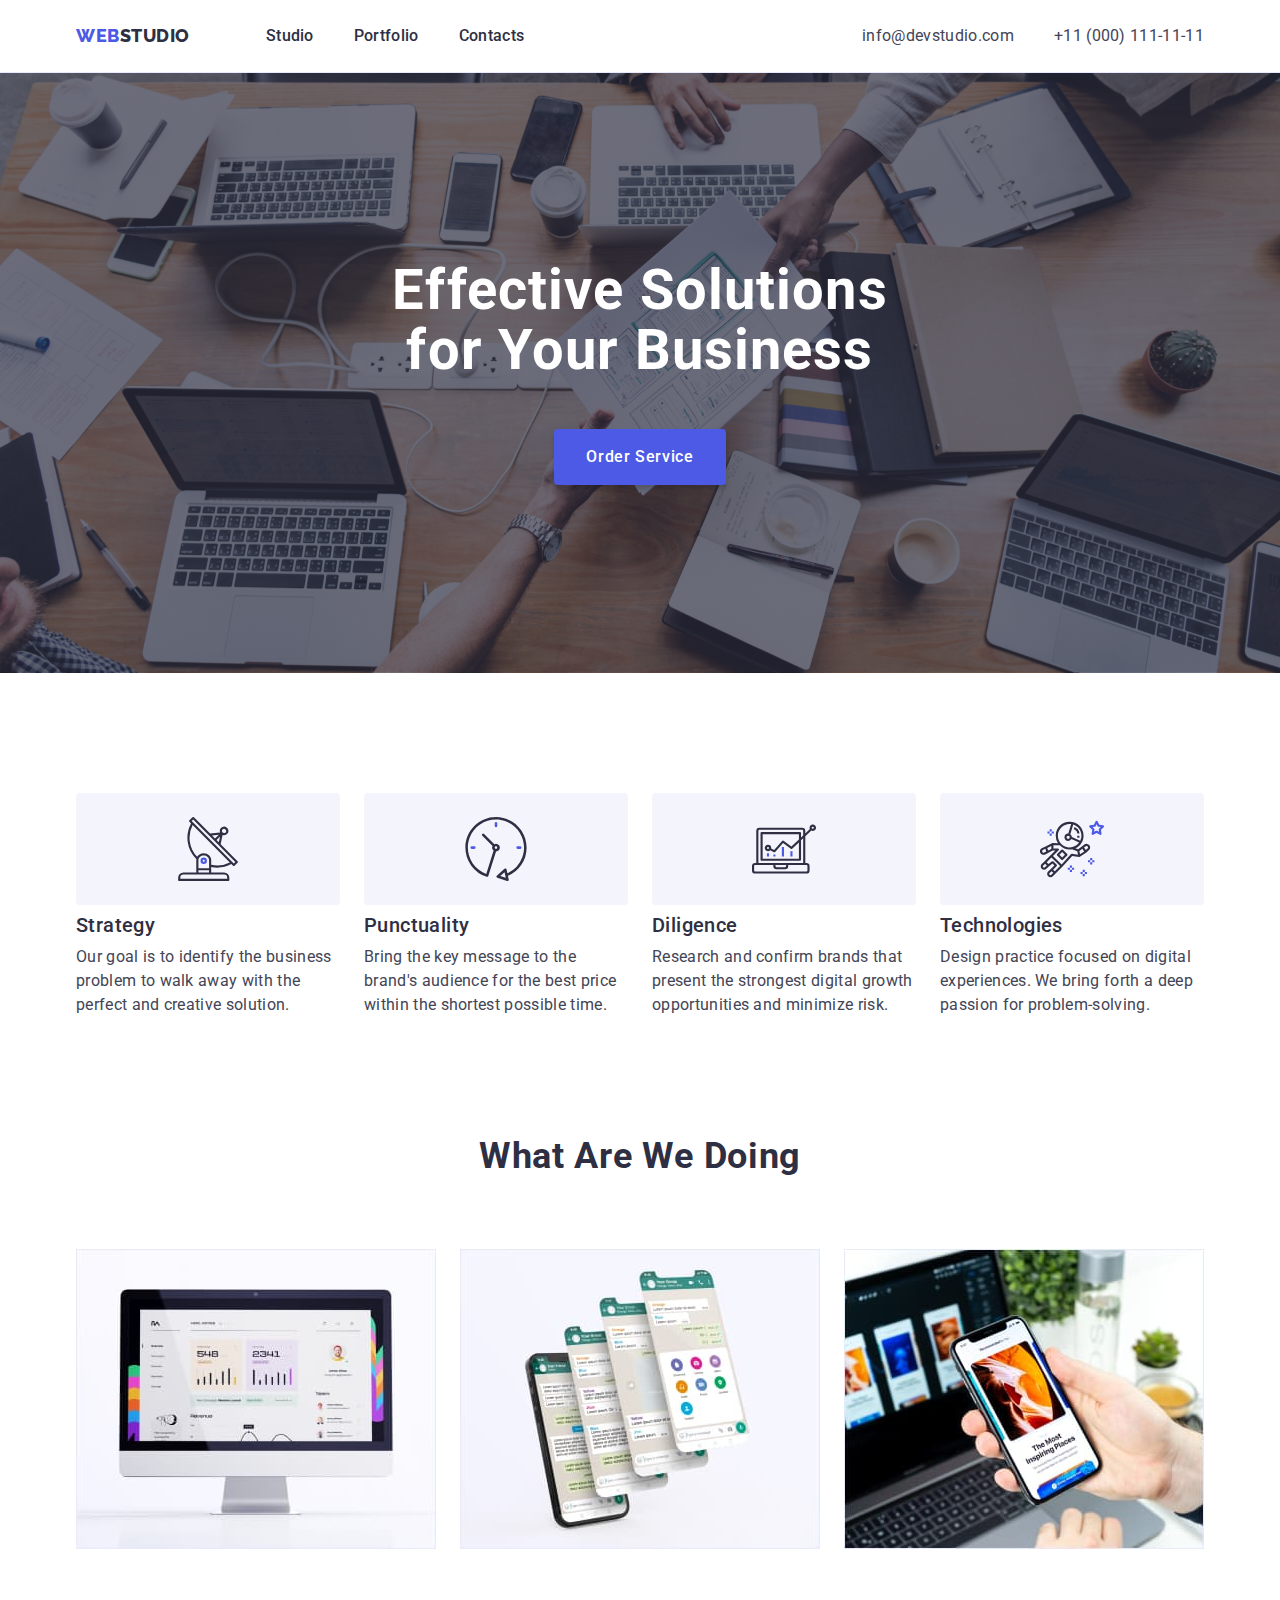
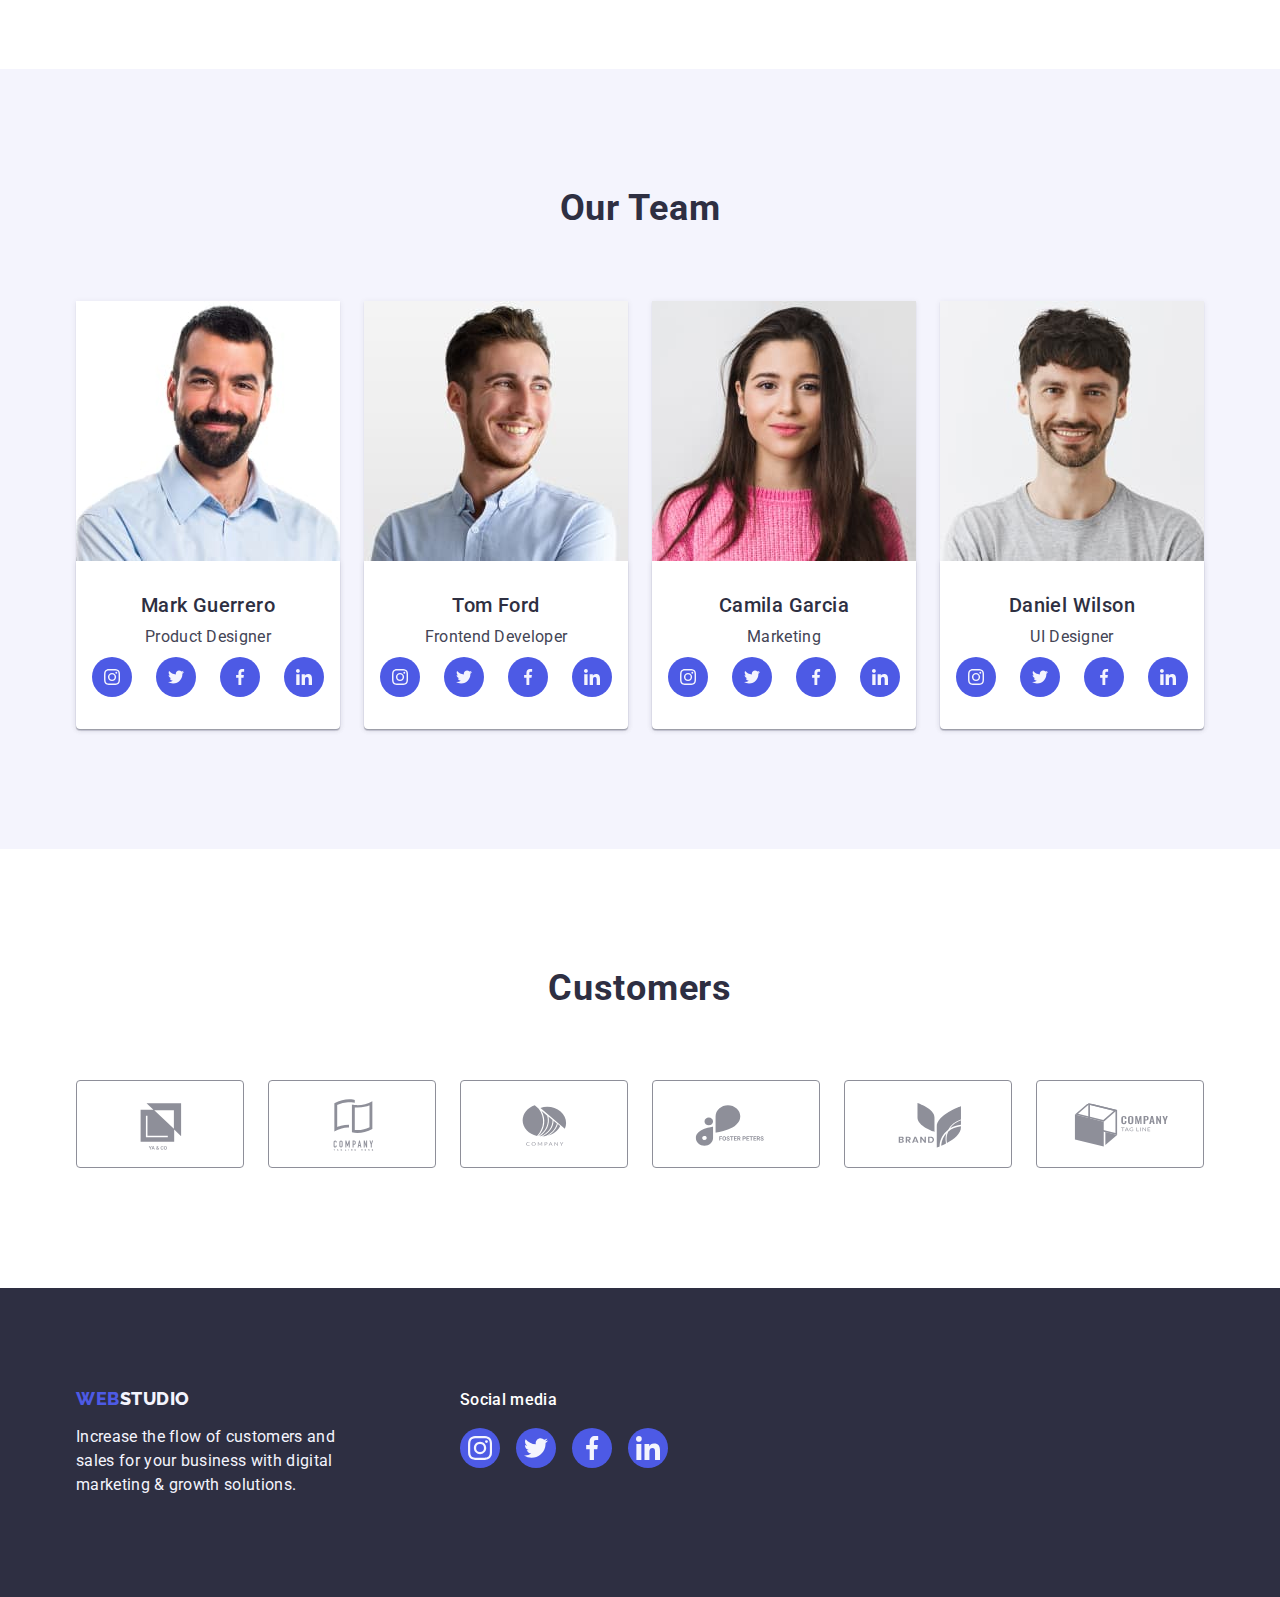
<file: index.html>
<!DOCTYPE html>
<html lang="en">

<head>
    <meta charset="UTF-8">
    <meta http-equiv="X-UA-Compatible" content="IE=edge">
    <meta name="viewport" content="width=device-width, initial-scale=1.0">
    <title>WebStudio</title>
    <link rel="preconnect" href="https://fonts.googleapis.com">
    <link rel="preconnect" href="https://fonts.gstatic.com" crossorigin>
    <link href="https://fonts.googleapis.com/css2?family=Raleway:wght@800&family=Roboto:wght@400;500;700&display=swap"
        rel="stylesheet">
    <link rel="stylesheet" href="https://cdn.jsdelivr.net/npm/modern-normalize@1.1.0/modern-normalize.min.css">
    <link rel="stylesheet" href="./css/styles.css">
</head>

<body>
    <header class="header header-main">
        <div class="header-container container">
            <!-- LOGO -->

            <nav class="header-nav">
                <a href="./index.html" class="header-logo  link">Web<span class="logo-dark">Studio</span></a>

                <!--  -->
                <ul class="header-list list">
                    <li class="header-item">
                        <a class="header-link link" href="./index.html">Studio</a>
                    </li>
                    <li class="header-item">
                        <a class="header-link link" href="./portfolio.html">Portfolio</a>
                    </li>
                    <li class="header-item">
                        <a class="header-link link" href="">Contacts</a>
                    </li>
                </ul>
            </nav>

            <!-- address -->
            <address class="header-contact">
                <ul class="contact-list list">
                    <li>
                        <a class="header-cont link" href="mailto:info@devstudio.com">info@devstudio.com</a>
                    </li>
                    <li>
                        <a class="header-cont link" href="tel:+110001111111">+11 (000) 111-11-11</a>
                    </li>
                </ul>
            </address>
        </div>

    </header>


    <main>
        <!--hero-->
        <section class="hero section">
            <div class="hero-title-container container">
                <h1 class="hero-title">Effective Solutions for Your Business</h1>
                <button type="button" class="hero-button btn">Order Service</button>
            </div>
        </section>



        <!-- FEATURE -->
        <section class="feature section">
            <div class="container">
                <h2 class="feature-title visually-hidden">feature</h2>
                <ul class="feature-list list">
                    <li class="feature-item">
                        <div class="feature-container-icon">
                            <svg class="feature-icon" width="64px" height="64px">
                                <use href="./images/icon.svg#antenna"></use>
                            </svg>
                        </div>
                        <h3 class="feature-undertitle">Strategy</h3>
                        <p class="feature-desc">Our goal is to identify the business
                            problem to walk away with the perfect and creative solution.
                        </p>
                    </li>
                    <li class="feature-item">
                        <div class="feature-container-icon">
                            <svg class="feature-icon" width="64px" height="64px">
                                <use href="./images/icon.svg#clock"></use>
                            </svg>
                        </div>
                        <h3 class="feature-undertitle">Punctuality</h3>
                        <p class="feature-desc">Bring the key message to the brand's audience for the best price within
                            the
                            shortest possible
                            time.
                        </p>
                    </li>
                    <li class="feature-item">
                        <div class="feature-container-icon">
                            <svg class="feature-icon" width="64px" height="64px">
                                <use href="./images/icon.svg#diagram"></use>
                            </svg>
                        </div>
                        <h3 class="feature-undertitle">Diligence</h3>
                        <p class="feature-desc">Research and confirm brands that present the strongest digital growth
                            opportunities and minimize
                            risk.
                        </p>
                    </li>
                    <li class="feature-item">
                        <div class="feature-container-icon">
                            <svg class="feature-icon" width="64px" height="64px">
                                <use href="./images/icon.svg#astronaut"></use>
                            </svg>
                        </div>
                        <h3 class="feature-undertitle">Technologies</h3>
                        <p class="feature-desc">Design practice focused on digital experiences. We bring forth a deep
                            passion for
                            problem-solving.</p>
                    </li>
                </ul>
            </div>
        </section>

        <!--benefits-->
        <section class="benefits section">
            <div class="container">
                <h2 class="benefits-title">What are we doing</h2>
                <ul class="benefits-list list">
                    <li class="benefits-list-item"><img src="./images/section-02/rectangle-71-2.jpg" alt="monitor"
                            width="360" height="300"></li>
                    <li class="benefits-list-item"><img src="./images/section-02/rectangle-71-1.jpg" alt="messanger"
                            width="360" height="300"></li>
                    <li class="benefits-list-item"><img src="./images/section-02/rectangle-71.jpg" alt="mobile"
                            width="360" height="300"></li>
                </ul>
            </div>
        </section>

        <!-- team -->
        <section class="team section">
            <div class="container">
                <h2 class="team-title">Our Team</h2>
                <ul class="team-list list">
                    <li class="team-item"><img src="./images/ourteam/img-3.jpg" alt="photo-product" width="264"
                            height="260">
                        <div class="team-item-desc">
                            <h3 class="team-undertitle">Mark Guerrero</h3>
                            <p class="team-desc">Product Designer</p>
                            <ul class="team-social-list list">
                                <li class="team-social-item">
                                    <a href="" class="team-social-link link" target="_blank" rel="noopener noreferrer"
                                        aria-label="instagram icon">
                                        <svg class="team-social-icon" width="16px" height="16px">
                                            <use href="./images/icon.svg#instagram"></use>
                                        </svg></a>
                                </li>
                                <li class="team-social-item">
                                    <a href="" class="team-social-link link" target="_blank" rel="noopener noreferrer"
                                        aria-label="twitter icon">
                                        <svg class="team-social-icon" width="16px" height="16px">
                                            <use href="./images/icon.svg#twitter"></use>
                                        </svg></a>
                                </li>
                                <li class="team-social-item">
                                    <a href="" class="team-social-link link" target="_blank" rel="noopener noreferrer"
                                        aria-label="facebook icon">
                                        <svg class="team-social-icon" width="16px" height="16px">
                                            <use href="./images/icon.svg#facebook"></use>
                                        </svg></a>
                                </li>
                                <li class="team-social-item">
                                    <a href="" class="team-social-link link" target="_blank" rel="noopener noreferrer"
                                        aria-label="linkedin icon">
                                        <svg class="team-social-icon" width="16px" height="16px">
                                            <use href="./images/icon.svg#linkedin"></use>
                                        </svg></a>
                                </li>
                            </ul>
                        </div>
                    </li>
                    <li class="team-item"><img src="./images/ourteam/img-2.jpg" alt="photo-developer" width="264"
                            height="260">
                        <div class="team-item-desc">
                            <h3 class="team-undertitle">Tom Ford</h3>
                            <p class="team-desc">Frontend Developer</p>
                            <ul class="team-social-list list">
                                <li class="team-social-item">
                                    <a href="" class="team-social-link link" target="_blank" rel="noopener noreferrer"
                                        aria-label="instagram icon">
                                        <svg class="team-social-icon" width="16px" height="16px">
                                            <use href="./images/icon.svg#instagram"></use>
                                        </svg></a>
                                </li>
                                <li class="team-social-item">
                                    <a href="" class="team-social-link link" target="_blank" rel="noopener noreferrer"
                                        aria-label="twitter icon">
                                        <svg class="team-social-icon" width="16px" height="16px">
                                            <use href="./images/icon.svg#twitter"></use>
                                        </svg></a>
                                </li>
                                <li class="team-social-item">
                                    <a href="" class="team-social-link link" target="_blank" rel="noopener noreferrer"
                                        aria-label="facebook icon">
                                        <svg class="team-social-icon" width="16px" height="16px">
                                            <use href="./images/icon.svg#facebook"></use>
                                        </svg></a>
                                </li>
                                <li class="team-social-item">
                                    <a href="" class="team-social-link link" target="_blank" rel="noopener noreferrer"
                                        aria-label="linkedin icon">
                                        <svg class="team-social-icon" width="16px" height="16px">
                                            <use href="./images/icon.svg#linkedin"></use>
                                        </svg></a>
                                </li>
                            </ul>
                        </div>
                    </li>
                    <li class="team-item"><img src="./images/ourteam/img-1.jpg" alt="photo-marketing" width="264"
                            height="260">
                        <div class="team-item-desc">
                            <h3 class="team-undertitle">Camila Garcia</h3>
                            <p class="team-desc">Marketing</p>
                            <ul class="team-social-list list">
                                <li class="team-social-item">
                                    <a href="" class="team-social-link link" target="_blank" rel="noopener noreferrer"
                                        aria-label="instagram icon">
                                        <svg class="team-social-icon" width="16px" height="16px">
                                            <use href="./images/icon.svg#instagram"></use>
                                        </svg></a>
                                </li>
                                <li class="team-social-item">
                                    <a href="" class="team-social-link link" target="_blank" rel="noopener noreferrer"
                                        aria-label="twitter icon">
                                        <svg class="team-social-icon" width="16px" height="16px">
                                            <use href="./images/icon.svg#twitter"></use>
                                        </svg></a>
                                </li>
                                <li class="team-social-item">
                                    <a href="" class="team-social-link link" target="_blank" rel="noopener noreferrer"
                                        aria-label="facebook icon">
                                        <svg class="team-social-icon" width="16px" height="16px">
                                            <use href="./images/icon.svg#facebook"></use>
                                        </svg></a>
                                </li>
                                <li class="team-social-item">
                                    <a href="" class="team-social-link link" target="_blank" rel="noopener noreferrer"
                                        aria-label="linkedin icon">
                                        <svg class="team-social-icon" width="16px" height="16px">
                                            <use href="./images/icon.svg#linkedin"></use>
                                        </svg></a>
                                </li>
                            </ul>
                        </div>
                    </li>
                    <li class="team-item"><img src="./images/ourteam/img.jpg" alt="photo-designer" width="264"
                            height="260">
                        <div class="team-item-desc">
                            <h3 class="team-undertitle">Daniel Wilson</h3>
                            <p class="team-desc">UI Designer</p>
                            <ul class="team-social-list list">
                                <li class="team-social-item">
                                    <a href="" class="team-social-link link" target="_blank" rel="noopener noreferrer"
                                        aria-label="instagram icon">
                                        <svg class="team-social-icon" width="16px" height="16px">
                                            <use href="./images/icon.svg#instagram"></use>
                                        </svg></a>
                                </li>
                                <li class="team-social-item">
                                    <a href="" class="team-social-link link" target="_blank" rel="noopener noreferrer"
                                        aria-label="twitter icon">
                                        <svg class="team-social-icon" width="16px" height="16px">
                                            <use href="./images/icon.svg#twitter"></use>
                                        </svg></a>
                                </li>
                                <li class="team-social-item">
                                    <a href="" class="team-social-link link" target="_blank" rel="noopener noreferrer"
                                        aria-label="facebook icon">
                                        <svg class="team-social-icon" width="16px" height="16px">
                                            <use href="./images/icon.svg#facebook"></use>
                                        </svg></a>
                                </li>
                                <li class="team-social-item">
                                    <a href="" class="team-social-link link" target="_blank" rel="noopener noreferrer"
                                        aria-label="linkedin icon">
                                        <svg class="team-social-icon" width="16px" height="16px">
                                            <use href="./images/icon.svg#linkedin"></use>
                                        </svg></a>
                                </li>
                            </ul>
                        </div>
                    </li>
                </ul>
            </div>
        </section>

        <!-- Customers -->

        <section class="customers section">
            <div class="container">
                <h2 class="customers-title">Customers</h2>
                
                
                
                <ul class="customers-list list">
                    <li class="customers-item">
                        <a href="" class="customers-link link">
                            <svg class="customers-icon" width="104px" height="56px">
                                <use href="./images/icon.svg#yaco"></use>
                            </svg>
                        </a>
                    </li>
                    
                    
                    
                    <li class="customers-item">
                        <a href="" class="customers-link link">
                            <svg class="customers-icon" width="104px" height="56px">
                                <use href="./images/icon.svg#company-tag"></use>
                            </svg>
                        </a>
                    </li>
                    <li class="customers-item">
                        <a href="" class="customers-link link">
                            <svg class="customers-icon" width="104px" height="56px">
                                <use href="./images/icon.svg#company"></use>
                            </svg>
                        </a>
                    </li>
                    <li class="customers-item">
                        <a href="" class="customers-link link">
                            <svg class="customers-icon" width="104px" height="56px">
                                <use href="./images/icon.svg#foster"></use>
                            </svg>
                        </a>
                    </li>
                    <li class="customers-item">
                        <a href="" class="customers-link link">
                            <svg class="customers-icon" width="104px" height="56px">
                                <use href="./images/icon.svg#brand"></use>
                            </svg>
                        </a>
                    </li>
                    <li class="customers-item">
                        <a href="" class="customers-link link">
                            <svg class="customers-icon" width="104px" height="56px">
                                <use href="./images/icon.svg#company-tag02"></use>
                            </svg>
                        </a>
                    </li>
                </ul>
            </div>
        </section>

    </main>


    <footer class="footer">
        <div class="footer-main container">
            <div class="footer-left">
                <a href="./index.html" class="footer-logo link">Web<span class="logo-light">Studio</span></a>
                <p class="footer-desc">Increase the flow of customers and sales for your business with digital marketing &
                    growth solutions.</p>
            </div>
            <div class="footer-right">
                <p class="footer-social">Social media</p>
                <ul class="team-social-list footer-list list">
                    <li class="team-social-item">
                        <a href="" class="team-social-link link" target="_blank" rel="noopener noreferrer"
                            aria-label="instagram icon">
                            <svg class="team-social-icon" width="24px" height="24px">
                                <use href="./images/icon.svg#instagram"></use>
                            </svg></a>
                    </li>
                    <li class="team-social-item">
                        <a href="" class="team-social-link link" target="_blank" rel="noopener noreferrer"
                            aria-label="twitter icon">
                            <svg class="team-social-icon" width="24px" height="24px">
                                <use href="./images/icon.svg#twitter"></use>
                            </svg></a>
                    </li> 
                    <li class="team-social-item">
                        <a href="" class="team-social-link link" target="_blank" rel="noopener noreferrer"
                            aria-label="facebook icon">
                            <svg class="team-social-icon" width="24px" height="24px">
                                <use href="./images/icon.svg#facebook"></use>
                            </svg></a>
                    </li>
                    <li class="team-social-item">
                        <a href="" class="team-social-link link" target="_blank" rel="noopener noreferrer"
                            aria-label="linkedin icon">
                            <svg class="team-social-icon" width="24px" height="24px">
                                <use href="./images/icon.svg#linkedin"></use>
                            </svg></a>
                    </li>
                </ul>
            </div>
        </div>
    </footer>

</body>



</html>
</file>
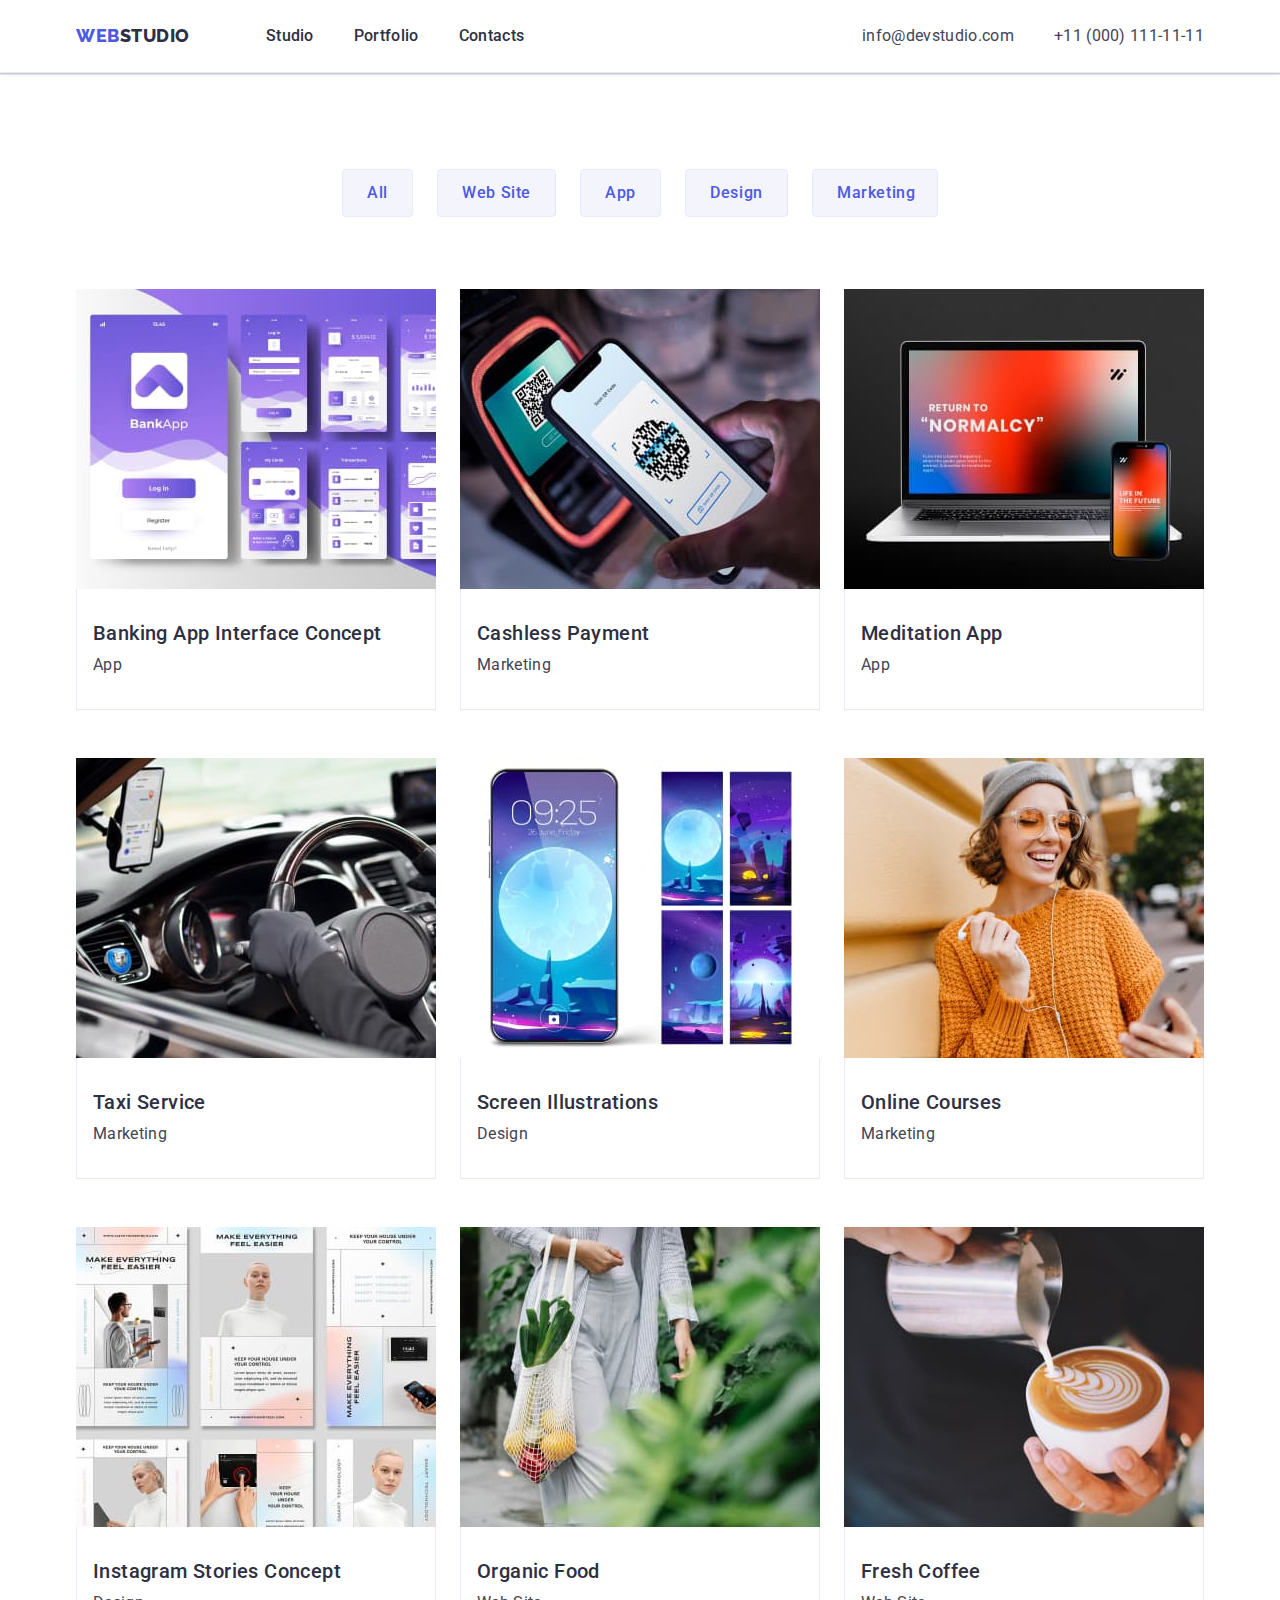
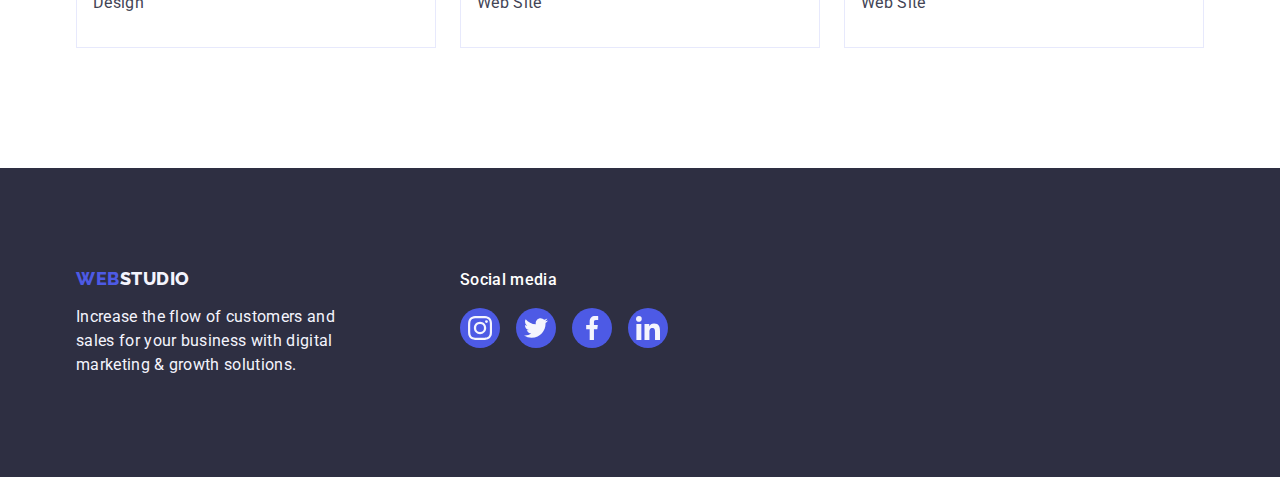
<file: portfolio.html>
<!DOCTYPE html>
<html lang="en">

<head>
    <meta charset="UTF-8">
    <meta http-equiv="X-UA-Compatible" content="IE=edge">
    <meta name="viewport" content="width=device-width, initial-scale=1.0">
    <title>Portfolio</title>
    <link rel="preconnect" href="https://fonts.googleapis.com">
    <link rel="preconnect" href="https://fonts.gstatic.com" crossorigin>
    <link href="https://fonts.googleapis.com/css2?family=Raleway:wght@800&family=Roboto:wght@400;500;700&display=swap"
        rel="stylesheet">
    <link rel="stylesheet" href="https://cdn.jsdelivr.net/npm/modern-normalize@1.1.0/modern-normalize.min.css">
    <link rel="stylesheet" href="./css/styles.css">
</head>

<body>

    <header class="header header-main">
        <div class="header-container container">
            <!-- LOGO -->
            <nav class="header-nav">
                <a href="./index.html" class="header-logo  link">Web<span class="logo-dark">Studio</span></a>

                <!--  -->
                <ul class="header-list list">
                    <li class="header-item">
                        <a class="header-link link" href="./index.html">Studio</a>
                    </li>
                    <li class="header-item">
                        <a class="header-link link" href="./portfolio.html">Portfolio</a>
                    </li>
                    <li class="header-item">
                        <a class="header-link link" href="">Contacts</a>
                    </li>
                </ul>
            </nav>
            <!-- address -->
            <address class="header-contact">
                <ul class="contact-list list">
                    <li>
                        <a class="header-cont link" href="mailto:info@devstudio.com">info@devstudio.com</a>
                    </li>
                    <li>
                        <a class="header-cont link" href="tel:+110001111111">+11 (000) 111-11-11</a>
                    </li>
                </ul>
            </address>
        </div>
    </header>

    <main>

        <!--FilterBtn-->
        <section class="filter">

            <div class="container">
                <h1 class="visually-hidden">Portfolio</h1>
                <ul class="filter-list-btn list">
                    <li class="filter-list-items"><button type="button" class="filter-btn btn">All</button></li>
                    <li class="filter-list-items"><button type="button" class="filter-btn btn">Web Site</button></li>
                    <li class="filter-list-items"><button type="button" class="filter-btn btn">App</button></li>
                    <li class="filter-list-items"><button type="button" class="filter-btn btn">Design</button></li>
                    <li class="filter-list-items"><button type="button" class="filter-btn btn">Marketing</button></li>
                </ul>
                <!--App-->
                <ul class="filter-list list">
                    <li class="filter-list-item">
                        <a class="filter-link link" href=""><img src="./images/app/img.jpg" alt="foto-app-interface" width="360"
                                height="300">
                            <div class="preview-desc">
                                <h2 class="preview-title">Banking App Interface Concept</h2>
                                <p class="preview-text">App</p>
                            </div>
                        </a>
                    </li>
                    <li class="filter-list-item">
                        <a class="filter-link link" href="">
                            <img src="./images/app/img-1.jpg" alt="foto-payment" width="360" height="300">
                            <div class="preview-desc">
                                <h2 class="preview-title">Cashless Payment</h2>
                                <p class="preview-text">Marketing</p>
                            </div>
                        </a>
                    </li>
                    <li class="filter-list-item">
                        <a class="filter-link link" href=""><img src="./images/app/img-2.jpg" alt="foto-meditation-app" width="360"
                                height="300">
                            <div class="preview-desc">
                                <h2 class="preview-title">Meditation App</h2>
                                <p class="preview-text">App</p>
                            </div>
                        </a>
                    </li>
                    <!--Design-->
                    <li class="filter-list-item"><a class="filter-link link" href=""><img src="./images/design/img.jpg"
                                alt="foto-taxi" width="360" height="300">
                            <div class="preview-desc">
                                <h2 class="preview-title">Taxi Service</h2>
                                <p class="preview-text">Marketing</p>
                            </div>
                        </a>
                    </li>
                    <li class="filter-list-item"><a class="filter-link link" href=""><img src="./images/design/img-1.jpg"
                                alt="foto-screen" width="360" height="300">
                            <div class="preview-desc">
                                <h2 class="preview-title">Screen Illustrations</h2>
                                <p class="preview-text">Design</p>
                            </div>
                        </a>
                    </li>
                    <li class="filter-list-item"><a class="filter-link link" href=""><img src="./images/design/img-2.jpg"
                                alt="foto-girl-with-phone" width="360" height="300">
                            <div class="preview-desc">
                                <h2 class="preview-title">Online Courses</h2>
                                <p class="preview-text">Marketing</p>
                            </div>
                        </a>
                    </li>
                    <!--Marketing-->
                    <li class="filter-list-item"><a class="filter-link link" href=""><img src="./images/marketing/img.jpg"
                                alt="foto-instagram-stories" width="360" height="300">
                            <div class="preview-desc">
                                <h2 class="preview-title">Instagram Stories Concept</h2>
                                <p class="preview-text">Design</p>
                            </div>
                        </a>
                    </li>
                    <li class="filter-list-item"><a class="filter-link link" href=""><img src="./images/marketing/img-1.jpg"
                                alt="foto-organic-food" width="360" height="300">
                            <div class="preview-desc">
                                <h2 class="preview-title">Organic Food</h2>
                                <p class="preview-text">Web Site</p>
                            </div>
                        </a>
                    </li>
                    <li class="filter-list-item"><a class="filter-link link" href=""><img src="./images/marketing/img-2.jpg"
                                alt="foto-coffee" width="360" height="300">
                            <div class="preview-desc">
                                <h2 class="preview-title">Fresh Coffee</h2>
                                <p class="preview-text">Web Site</p>
                            </div>
                        </a>
                    </li>
                </ul>

            </div>
        </section>


    </main>

    <footer class="footer">
        <div class="footer-main container">
            <div class="footer-left">
                <a href="./index.html" class="footer-logo link">Web<span class="logo-light">Studio</span></a>
                <p class="footer-desc">Increase the flow of customers and sales for your business with digital marketing &
                    growth solutions.</p>
            </div>
            <div class="footer-right">
                <p class="footer-social">Social media</p>
                <ul class="team-social-list footer-list list">
                    <li class="team-social-item">
                        <a href="" class="team-social-link link" target="_blank" rel="noopener noreferrer"
                            aria-label="instagram icon">
                            <svg class="team-social-icon" width="24px" height="24px">
                                <use href="./images/icon.svg#instagram"></use>
                            </svg></a>
                    </li>
                    <li class="team-social-item">
                        <a href="" class="team-social-link link" target="_blank" rel="noopener noreferrer"
                            aria-label="twitter icon">
                            <svg class="team-social-icon" width="24px" height="24px">
                                <use href="./images/icon.svg#twitter"></use>
                            </svg></a>
                    </li>
                    <li class="team-social-item">
                        <a href="" class="team-social-link link" target="_blank" rel="noopener noreferrer"
                            aria-label="facebook icon">
                            <svg class="team-social-icon" width="24px" height="24px">
                                <use href="./images/icon.svg#facebook"></use>
                            </svg></a>
                    </li>
                    <li class="team-social-item">
                        <a href="" class="team-social-link link" target="_blank" rel="noopener noreferrer"
                            aria-label="linkedin icon">
                            <svg class="team-social-icon" width="24px" height="24px">
                                <use href="./images/icon.svg#linkedin"></use>
                            </svg></a>
                    </li>
                </ul>
            </div>
        </div>
    </footer>


</body>

</html>
</file>
<file: css/styles.css>
:root {
    /* figma text color */
    --color-iris: #4d5ae5;
    --color-ocean: #404bbf;
    --color-navy-blue: #2e2f42;
    --color-green: #31d0aa;
    --color-slate: #434455;
    --color-light-slate: #8e8f99;
    --color-cornflower: #e7e9fc;
    --color-cloud: #f4f4fd;
    --color-navy-blue-modal: #2e2f42;
    --color-grey: #2e2f42;
    --color-white: #ffffff;
    --color-dairy: #fcfcfc;


    /* fonts */
    --primary-font: 'roboto', sens-serif;
}

body {
    font-family: "Roboto", sans-serif;

    font-size: 16px;
    line-height: 1.5;
    letter-spacing: 0.02em;
    color: var(--color-slate);
    background-color: var(--color-white);
}

.visually-hidden {
    position: absolute;
    width: 1px;
    height: 1px;
    margin: -1px;
    border: 0;
    padding: 0;

    white-space: nowrap;
    clip-path: inset(100%);
    clip: rect(0 0 0 0);
    overflow: hidden;
}


/* reset start */
h1,
h2,
h3,
h4,
h5,
h6,
p,
ul {
    margin: 0;
}

img {
    display: block;

}

.list {
    list-style: none;
    margin: 0;
    padding: 0;
}

.link {
    text-decoration: none;
}

/* reset end */
.container {
    width: 1158px;
    margin-left: auto;
    margin-right: auto;
    padding-left: 15px;
    padding-right: 15px;


    /* outline: 2px solid red;
    outline-offset: -2px; */
}

/**
  |============================
  | Base Styles
  |============================
*/

.section {}

.header-logo {
    font-family: "Raleway", sans-serif;
    font-weight: 800;
    font-size: 18px;
    line-height: 1.17;
    letter-spacing: 0.03em;
    text-transform: uppercase;
    color: var(--color-iris);
    text-decoration: none;
    margin-right: 76px;
}

.footer-logo {
    display: inline-block;
    font-family: "Raleway", sans-serif;
    font-weight: 800;
    font-size: 18px;
    line-height: 1.17;
    letter-spacing: 0.03em;
    text-transform: uppercase;
    color: var(--color-iris);
    text-decoration: none;
    margin-bottom: 16px;

}

.logo-dark {
    color: var(--color-navy-blue);
}

.logo-light {
    color: var(--color-cloud);
}

/* Header Styles */

.header {
    border-bottom: 1px solid var(--color-cornflower);
    box-shadow: 0px 2px 1px rgba(46, 47, 66, 0.08),
        0px 1px 1px rgba(46, 47, 66, 0.16),
        0px 1px 6px rgba(46, 47, 66, 0.08);
}


.header-container {
    display: flex;
    align-items: center;
}

.header-nav {
    display: flex;
    align-items: center;
}

.logo {}

.logo-dark {}

.header-list {
    color: var(--color-navy-blue);
    display: flex;
    align-items: center;
    gap: 40px;
}


.header-item {
    /*  */
}

.header-link {
    font-family: 'Roboto';
    font-weight: 500;
    font-size: 16px;
    line-height: 1.5;
    letter-spacing: 0.02em;
    color: var(--color-navy-blue);
    display: block;
    padding: 24px 0px;
}

.header-link:hover,
.header-link:focus {
    color: var(--color-ocean)
}

.header-contact {
    font-style: normal;
    margin-left: auto;
}

.contact-list {
    display: flex;
    align-items: center;
    gap: 40px;
}

.header-cont {
    font-family: var(--primary-font);
    font-style: normal;
    font-size: 16px;
    line-height: 1.5;
    letter-spacing: 0.02em;
    color: var(--color-slate);
    text-decoration: none;
    display: block;
    padding: 24px 0px;
}

.header-cont:hover,
.header-cont:focus {
    color: var(--color-ocean);
}

/* Hero Styles */
.hero {
    max-width: 1440px;
    margin-left: auto;
    margin-right: auto;
    padding-top: 188px;
    padding-bottom: 188px;
    font-family: "Roboto", sans-serif;
    background-color: var(--color-grey);
    background-image: linear-gradient(rgba(46, 47, 66, 0.7), rgba(46, 47, 66, 0.7)), url(../images/bg-images/hero-bg.jpg);


    background-position: center;
    background-repeat: no-repeat;
    background-size: cover;
    /* filter: drop-shadow(0px 4px 4px rgba(0, 0, 0, 0.25)); */

}

.hero-title {
    max-width: 496px;
    font-family: var(--primary-font);
    font-size: 56px;
    line-height: 1.07;
    text-align: center;
    letter-spacing: 0.02em;
    color: var(--color-white);
    margin-left: auto;
    margin-right: auto;
    margin-bottom: 48px;
}


/* BUTTON */

.btn {
    display: flex;
    align-items: center;
    font-family: "Roboto", sans-serif;
    font-weight: 500;
    font-size: 16px;
    line-height: 1.5;
    letter-spacing: 0.04em;
    cursor: pointer;
    border-radius: 4px;
    border: none;
}

.hero-button {
    display: block;
    padding: 16px 32px;
    margin-left: auto;
    margin-right: auto;
    background-color: var(--color-iris);
    color: var(--color-white);
    min-width: 169px;
    height: 56px;
    box-shadow: 0px 4px 4px rgba(0, 0, 0, 0.15);
    border: none;
}

.hero-button:hover,
.hero-button:focus {
    background-color: var(--color-ocean);
}


/* FEATURE Styles */

.feature {
    padding: 120px 0
}

.feature-title {
    font-family: "Roboto", sans-serif;
    font-weight: 700;
    font-size: 56px;
    line-height: 1.11;
    text-align: center;
    letter-spacing: 0.02em;
    text-transform: capitalize;
    color: var(--color-navy-blue);

}

.feature-list {
    display: flex;
    gap: 24px;
}

.feature-item {
    width: calc((100% - 3 * 24px) / 4);
}

.feature-container-icon {
    display: flex;
    justify-content: center;
    align-items: center;
    height: 112px;
    background-color: var(--color-cloud);
    border-radius: 4px;
    margin-bottom: 8px;
}



.feature-undertitle {
    font-family: var(--primary-font);
    font-weight: 500;
    font-size: 20px;
    line-height: 1.2;
    letter-spacing: 0.02em;
    color: var(--color-navy-blue);
    margin-bottom: 8px;
}

.feature-desc {
    font-family: 'Roboto', sans-serif;
    font-size: 16px;
    line-height: 1.5x;
    letter-spacing: 0.02em;
    color: var(--color-slate);
}

.benefits {
    padding-bottom: 120px;
}

.benefits-title {
    margin-bottom: 72px;
    font-family: var(--primary-font);
    font-weight: 700;
    font-size: 36px;
    line-height: 1.11;
    text-align: center;
    letter-spacing: 0.02em;
    text-transform: capitalize;
    color: var(--color-grey);
}

.benefits-list {
    display: flex;
    gap: 24px;
}

.benefits-list-item {
    width: calc((100% - 2 * 24px) / 3);
}

/**
  |============================
  | Team
  |============================
*/

.team {
    padding: 120px 0;
    background-color: var(--color-cloud);
}

.team-title {
    margin-bottom: 72px;
    font-family: var(--primary-font);
    font-weight: 700;
    font-size: 36px;
    line-height: 1.11;
    text-align: center;
    letter-spacing: 0.02em;
    text-transform: capitalize;
    color: var(--color-navy-blue);

}

.team-list {
    display: flex;
    flex-wrap: wrap;
    gap: 24px;
}

.team-item {
    width: calc((100% - 3 * 24px) / 4);
    background-color: var(--color-white);
    box-shadow: 0px 1px 6px rgba(46, 47, 66, 0.08),
        0px 1px 1px rgba(46, 47, 66, 0.16),
        0px 2px 1px rgba(46, 47, 66, 0.08);
    border-radius: 0px 0px 4px 4px;

}




.team-item-desc {
    padding: 32px 0px;

    box-shadow: 0px 1px 6px rgba(46, 47, 66, 0.08), 0px 1px 1px rgba(46, 47, 66, 0.16), 0px 2px 1px rgba(46, 47, 66, 0.08);
    border-radius: 0px 0px 4px 4px;
}

.team-undertitle {
    margin-bottom: 8px;
    font-family: var(--primary-font);
    font-weight: 500;
    font-size: 20px;
    line-height: 1.2;
    text-align: center;
    letter-spacing: 0.02em;
    color: var(--color-navy-blue);
}

.team-desc {
    margin-bottom: 8px;
    font-family: 'Roboto', sans-serif;


    font-size: 16px;
    line-height: 1.5;
    text-align: center;
    letter-spacing: 0.02em;
    color: var(--color-slate);
}

/**
  |============================
  | Team icon
  |============================
*/

.team-social-list {
    display: flex;
    justify-content: center;
    align-items: center;
    gap: 24px;
}

.team-social-item {}

.team-social-link {
    display: flex;
    justify-content: center;
    align-items: center;
    width: 40px;
    height: 40px;
    border-radius: 50%;
    background-color: var(--color-iris);
    color: var(--color-cloud);
}

.team-social-link:hover,
.team-social-link:focus {
    background-color: var(--color-ocean);
    color: var(--color-cloud);
}

.team-social-icon {
    fill: currentColor;
}

/**
  |============================
  | Customers
  |============================
*/

.customers {
    padding: 120px 0px;
}

.customers-title {
    font-family: 'Roboto', sans-serif;
    font-weight: 700;
    font-size: 36px;
    line-height: 1.1;
    text-align: center;
    letter-spacing: 0.02em;
    text-transform: capitalize;
    color: var(--color-navy-blue);
    margin-bottom: 72px;
}

.customers-list {
    display: flex;
    align-items: center;
    gap: 24px;
}

.customers-item {
    width: calc((100% - 5 * 24px) / 6);

}

.customers-link {
    display: flex;
    justify-content: center;
    align-items: center;
    padding: 16px 32px;
    border: 1px solid var(--color-light-slate);
    border-radius: 4px;
    color: var(--color-light-slate);
    height: 88px;


}

.customers-link:hover,
.customers-link:focus {
    border: 1px solid var(--color-ocean);
    color: var(--color-ocean);
}

.customers-icon {
    fill: currentColor;
}

/**
  |============================
  | Footer
  |============================
*/

.footer {
    text-decoration: none;
    background-color: var(--color-navy-blue);
    padding-top: 100px;
    padding-bottom: 100px;
}

.footer-main {
    display: flex;
    align-items: baseline;
    }

.footer-social {
    font-family: 'Roboto', sans-serif;
    font-weight: 500;
    font-size: 16px;
    line-height: 1.5;
    letter-spacing: 0.02em;
    color: var(--color-white);
    margin-bottom: 16px;
}

.footer-desc {
    font-family: 'Roboto' sans-serif;
    font-size: 16px;
    line-height: 1.5;
    letter-spacing: 0.02em;
    color: var(--color-cloud);
    width: 264px;
}

.footer-left {
margin-right: 120px;
}

.footer-right .team-social-list {
    justify-content: left;
    gap: 16px;
}

.footer-list .team-social-link:focus {
    background-color: var(--color-green);
}

.footer-list .team-social-link:hover {
    background-color: var(--color-green);
}



/**
  |============================
  | Portfolio
  |============================
*/

.filter {
    padding: 96px 0 120px 0;
}

.filter-list-btn {
    display: flex;
    justify-content: center;
    gap: 24px;
    margin-bottom: 72px;
}

.filter-list {
    display: flex;
    flex-wrap: wrap;
    column-gap: 24px;
    row-gap: 48px;
}

.filter-list-item {
    width: calc((100% - 48px) / 3);
}

.filter-link {
    display: block;

}

.filter-link:hover,
.filter-link:focus {
    box-shadow: 0px 1px 6px rgba(46, 47, 66, 0.08),
        0px 1px 1px rgba(46, 47, 66, 0.16),
        0px 2px 1px rgba(46, 47, 66, 0.08);
}

.preview-desc {
    padding: 32px 16px;
    border-right: 1px solid var(--color-cornflower);
    border-bottom: 1px solid var(--color-cornflower);
    border-left: 1px solid var(--color-cornflower);
}

.preview-title {
    margin-bottom: 8px;
    font-weight: 500;
    font-size: 20px;
    line-height: 1.2;
    letter-spacing: 0.02em;
    color: var(--color-navy-blue);
}

.preview-text {
    font-size: 16px;
    line-height: 1.5;
    letter-spacing: 0.02em;
    color: var(--color-slate);
}

/* BUTTON portfolio */
.filter-btn {

    padding: 12px 24px;
    max-width: 126px;
    min-width: 69px;
    height: 48px;
    text-align: center;
    color: var(--color-iris);
    background-color: var(--color-cloud);
    border: 1px solid var(--color-cornflower);

}

.filter-btn:hover,
.filter-btn:focus {
    color: var(--color-white);
    background-color: var(--color-ocean);
    border: 1px solid transparent;
    box-shadow: 0px 3px 1px rgba(0, 0, 0, 0.1),
        0px 2px 1px rgba(0, 0, 0, 0.08),
        0px 2px 2px rgba(0, 0, 0, 0.12);
}
</file>
